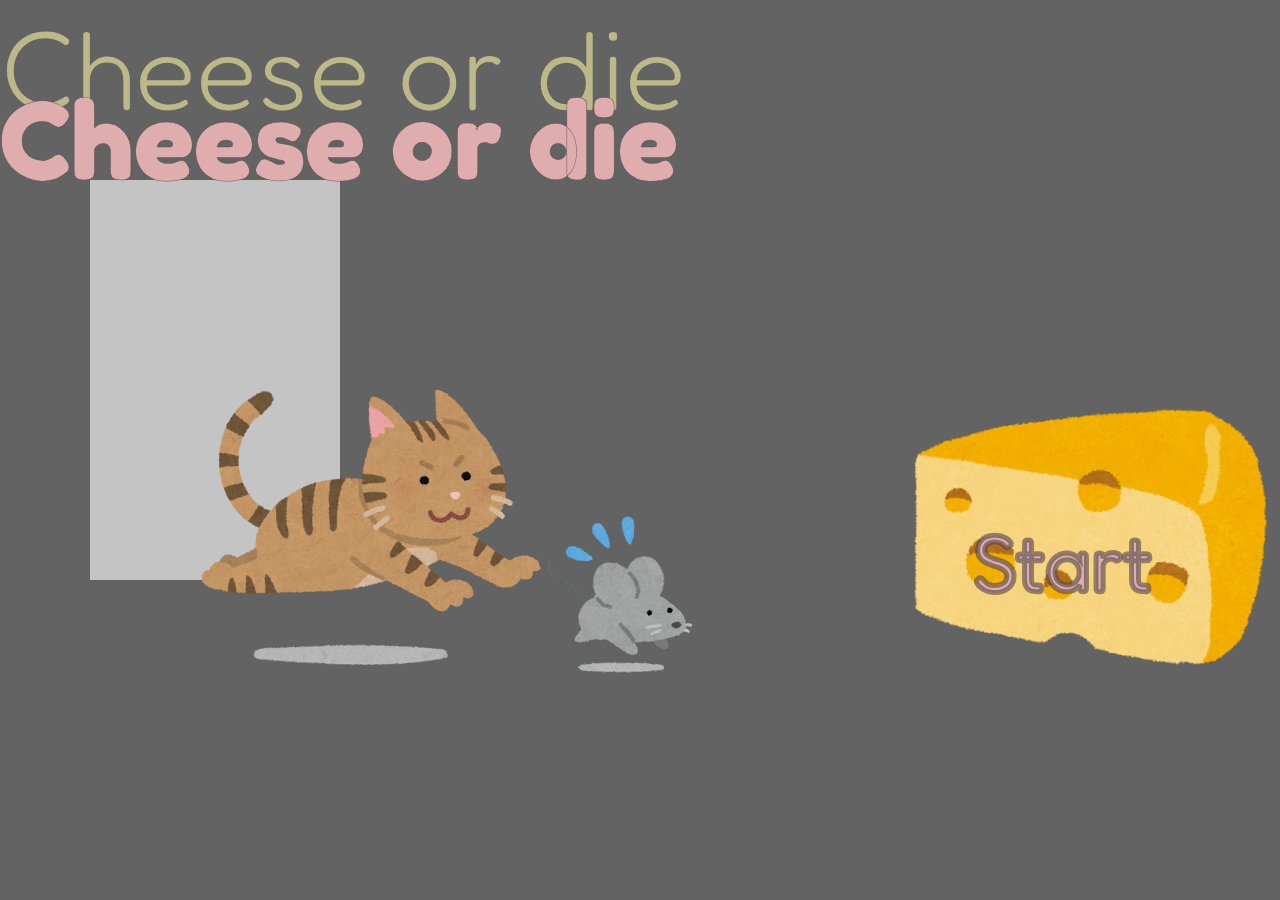
<file: index.html>
<!DOCTYPE html>
<html lang="en">
<head>

  <link rel="shortcut icon" href="favicon.ico" type="image/x-icon">
  <meta charset="UTF-8">
  <meta http-equiv="X-UA-Compatible" content="IE=edge">
  <meta name="viewport" content="width=device-width, initial-scale=1.0">

  <link rel="stylesheet" href="./style.css">
  <link rel="preconnect" href="https://fonts.gstatic.com">
  <link href="https://fonts.googleapis.com/css2?family=Fredoka+One&display=swap" rel="stylesheet">


  <title>cheese or die!</title>
</head>
<body>

<section id="landingPage">

  <h1 class="yellowfont">Cheese or die</h1>
  <h1 class="pinkfont">Cheese or die</h1>

  
  <section class='door'>
  
  <img class="chaisingcat_mouse bounce-in-top" src="./image/cat_nezumi_oikakeru.png" alt="chasingcat and mouse"></section>


<a id='start_button' href="./selection.html"><img src="./image/kunsei_cheese.png" alt=""> <span>Start</span> </a>

  
</section>
<embed name="mousetheme" src="./music/partysouris.mp3" loop="true" hidden="true" autostart="true" >   

</body>
</html>
</file>
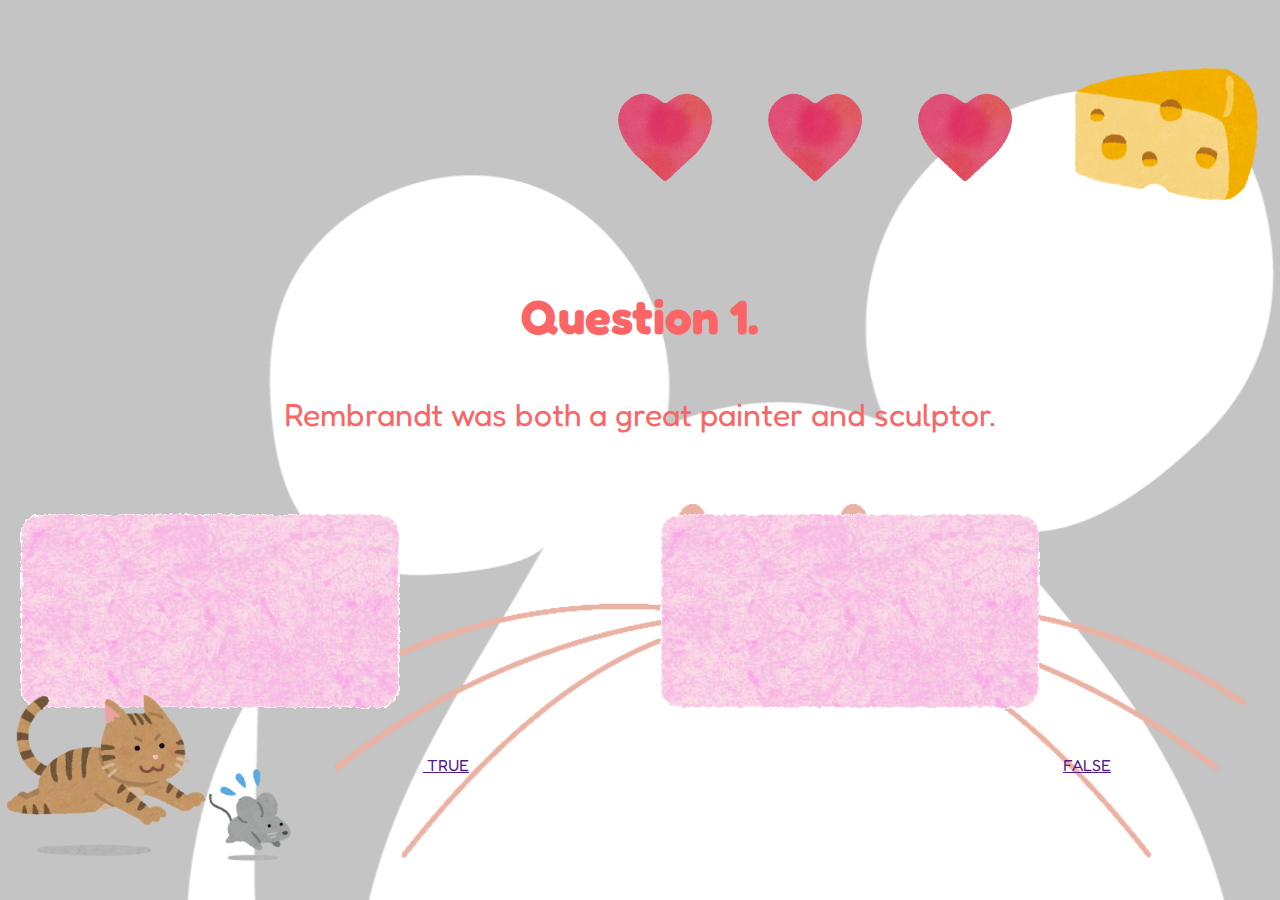
<file: quiz.html>
<!DOCTYPE html>
<html lang="en">
<head>
  <meta charset="UTF-8">
  <meta http-equiv="X-UA-Compatible" content="IE=edge">
  <meta name="viewport" content="width=device-width, initial-scale=1.0">

  <link rel="stylesheet" href="./stylequiz.css">
  <script type="module" src="./quizNormal.js"></script>

  <link rel="preconnect" href="https://fonts.gstatic.com">
  <link href="https://fonts.googleapis.com/css2?family=Fredoka+One&display=swap" rel="stylesheet">


  <title>cheese or die!</title>
</head>
<body>

<section id="quiz_wrapper">

<div id='pointsante'> 
  <img src="./image/heart_blur.png" alt="" class="active">
  <img src="./image/heart_blur.png" alt="" class="active">
  <img src="./image/heart_blur.png" alt="" class="active">
  <img class="timer" src="./image/kunsei_cheese.png" alt=""> 
</div>

<div id="quiz_container">

  <div id="question_wrapper">
    <h2 class="numOfQ"></h2>
    <p class="question"></p>
</div>

<h2 id="result" ></h2>


<div class="selection_container">
  <a class="button" id="true_button" href=""><img class='pinkicon' src="./image/pink_icon.png" alt=""> <span>TRUE</span> </a> 
  <a class="button" id="false_button" href=""><img class='pinkicon' src="./image/pink_icon.png" alt=""><span>FALSE</span></a> 
</div>


<img id="chasingcat" src="./image/cat_nezumi_oikakeru.png" alt="mouse_advance">
</section>

</div>


</body>
</html>
</file>
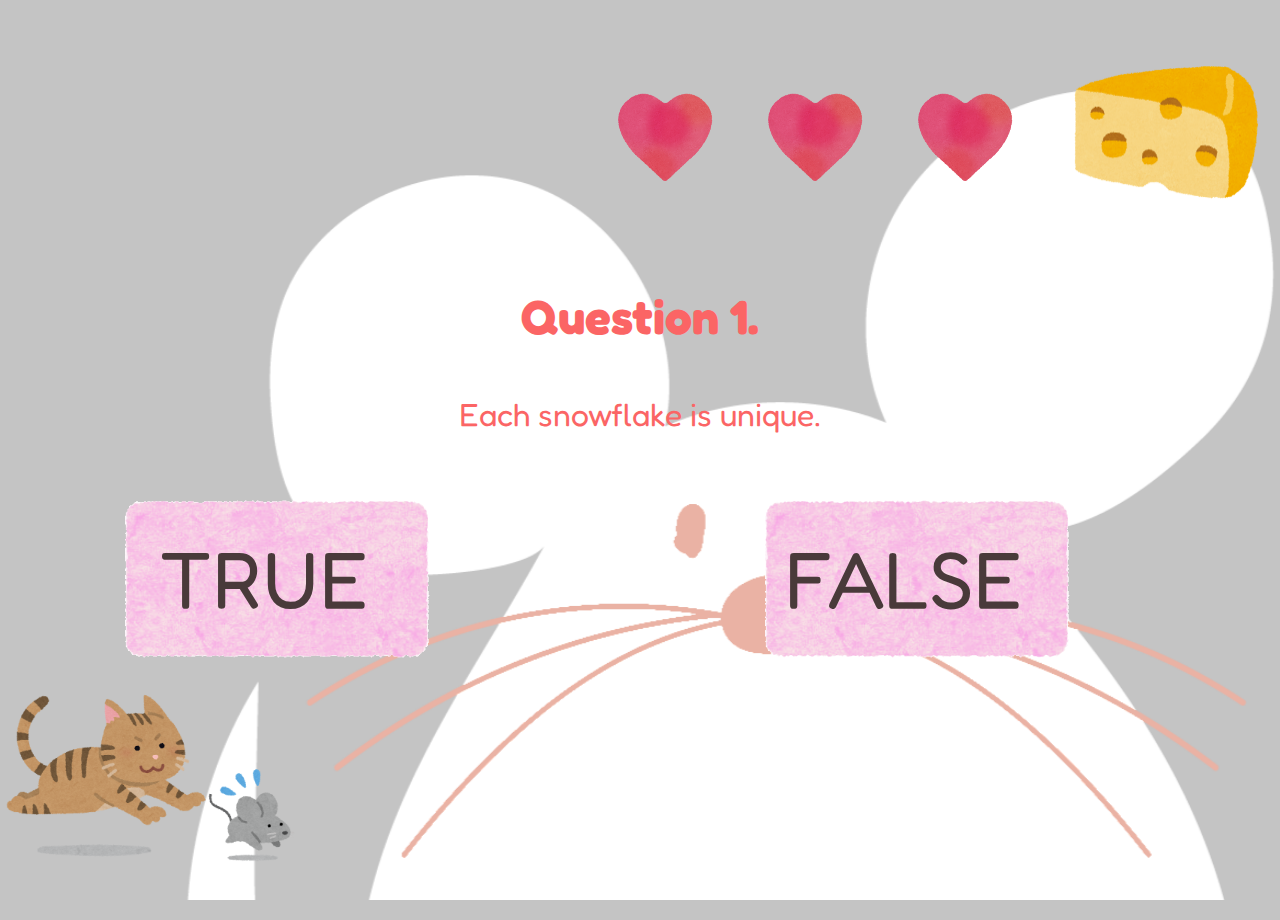
<file: quizEasy.html>
<!DOCTYPE html>
<html lang="en">
<head>
  <meta charset="UTF-8">
  <meta http-equiv="X-UA-Compatible" content="IE=edge">
  <meta name="viewport" content="width=device-width, initial-scale=1.0">

  <link rel="stylesheet" href="./stylequiz.css">
  <script type="module" src="./quizEasy.js"></script>

  <link rel="preconnect" href="https://fonts.gstatic.com">
  <link href="https://fonts.googleapis.com/css2?family=Fredoka+One&display=swap" rel="stylesheet">


  <title>cheese or die!</title>
</head>
<body>

<section id="quiz_wrapper">

<div id='pointsante'> 
  <img src="./image/heart_blur.png" alt="" class="active">
  <img src="./image/heart_blur.png" alt="" class="active">
  <img src="./image/heart_blur.png" alt="" class="active">
  <div class="countdown_wrapper"><img class="timer" src="./image/kunsei_cheese.png" alt=""> 
    <div id="countdown"></div></div>
  
</div>

<div id="quiz_container">

  <div id="question_wrapper">
    <h2 class="numOfQ"></h2>
    <p class="question"></p>
</div>

<h2 id="result" ></h2>


<div class="selection_container">
  
  <div class="button_container">  <img id="true_button" src="./image/pink_icon.png" alt=""> <span class="true_span">TRUE</span></div>


<div class="button_container"> <img id="false_button" src="./image/pink_icon.png" alt=""><span class="false_span">FALSE</span></div>
 
</div>



<img id="chasingcat" src="./image/cat_nezumi_oikakeru.png" alt="mouse_advance">
</section>


<embed name="selectMode" src=./music/LaidBack.mp3 loop="true" hidden="true" autostart="true">
</body>
</html>
</file>
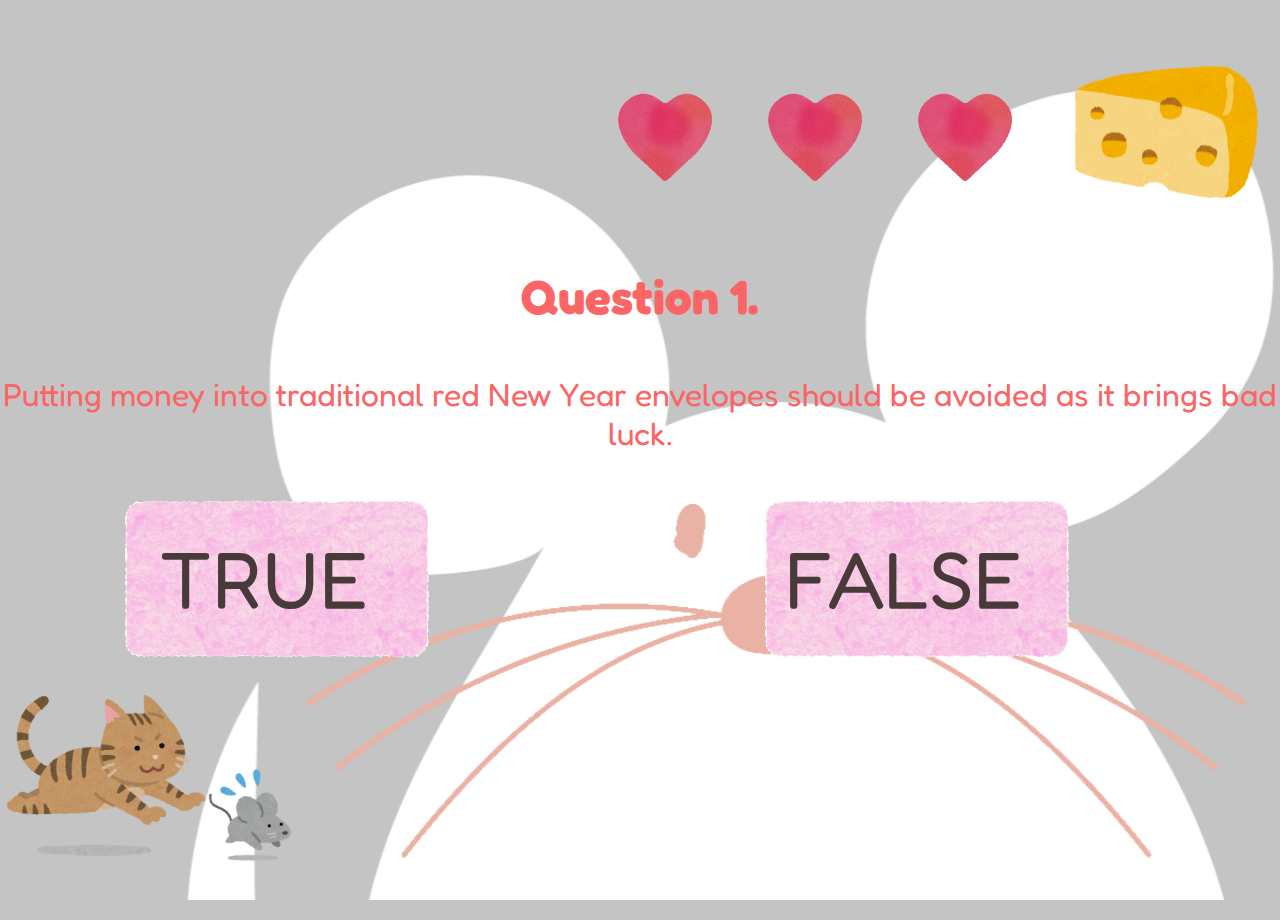
<file: quizHard.html>
<!DOCTYPE html>
<html lang="en">
<head>
  <meta charset="UTF-8">
  <meta http-equiv="X-UA-Compatible" content="IE=edge">
  <meta name="viewport" content="width=device-width, initial-scale=1.0">

  <link rel="stylesheet" href="./stylequiz.css">
  <script type="module" src="./quizHard.js"></script>

  <link rel="preconnect" href="https://fonts.gstatic.com">
  <link href="https://fonts.googleapis.com/css2?family=Fredoka+One&display=swap" rel="stylesheet">


  <title>cheese or die!</title>
</head>
<body>

<section id="quiz_wrapper">

<div id='pointsante'> 
  <img src="./image/heart_blur.png" alt="" class="active">
  <img src="./image/heart_blur.png" alt="" class="active">
  <img src="./image/heart_blur.png" alt="" class="active">
  <div class="countdown_wrapper"><img class="timer" src="./image/kunsei_cheese.png" alt=""> 
    <div id="countdown"></div></div>
  
</div>

<div id="quiz_container">

  <div id="question_wrapper">
    <h2 class="numOfQ"></h2>
    <p class="question"></p>
</div>

<h2 id="result" ></h2>


<div class="selection_container">
  
  <div class="button_container">  <img id="true_button" src="./image/pink_icon.png" alt=""> <span class="true_span">TRUE</span></div>


<div class="button_container"> <img id="false_button" src="./image/pink_icon.png" alt=""><span class="false_span">FALSE</span></div>
 
</div>



<img id="chasingcat" src="./image/cat_nezumi_oikakeru.png" alt="mouse_advance">
</section>


<embed name="selectMode" src=./music/LaidBack.mp3 loop="true" hidden="true" autostart="true">
</body>
</html>
</file>
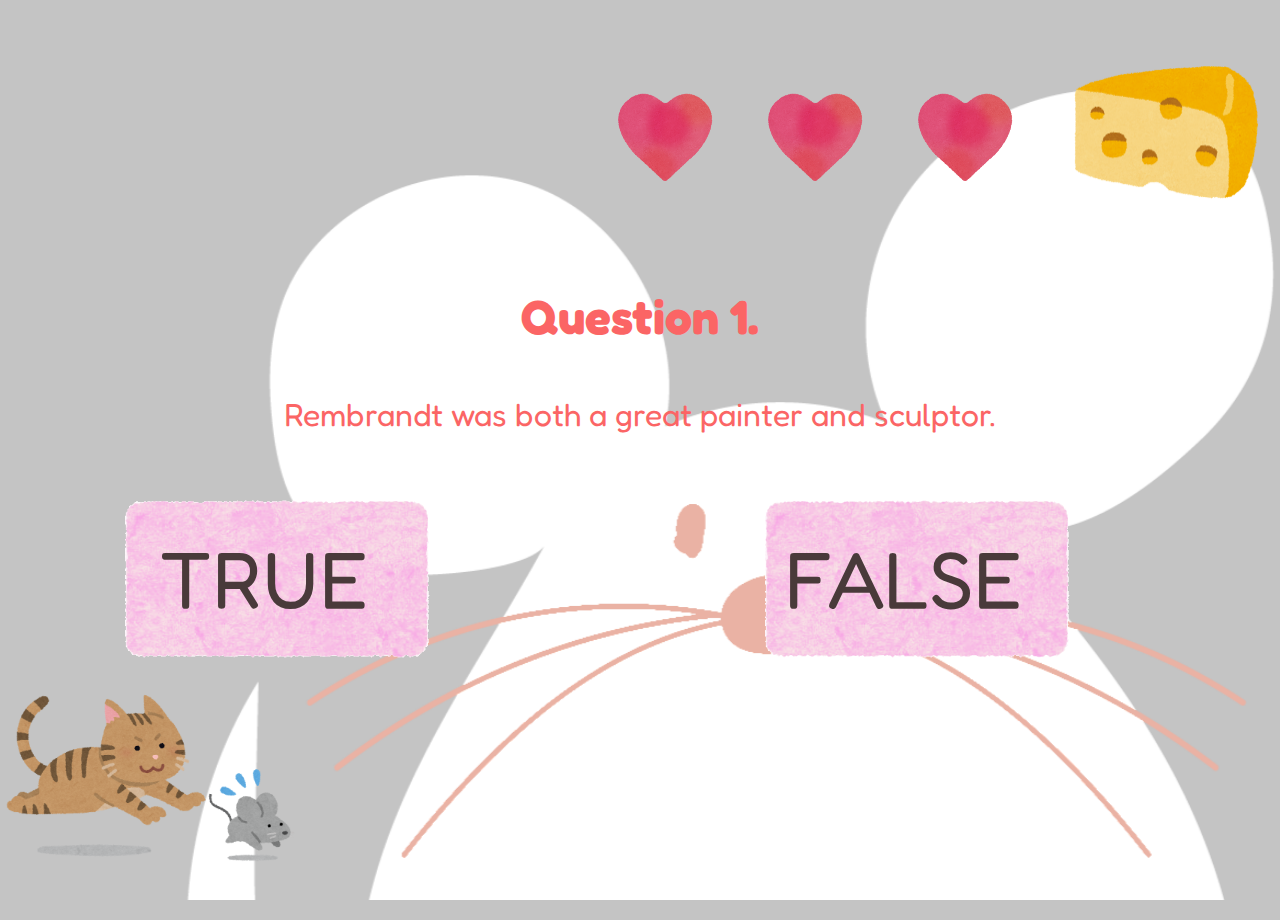
<file: quizNormal.html>
<!DOCTYPE html>
<html lang="en">
<head>
  <meta charset="UTF-8">
  <meta http-equiv="X-UA-Compatible" content="IE=edge">
  <meta name="viewport" content="width=device-width, initial-scale=1.0">

  <link rel="stylesheet" href="./stylequiz.css">
  <script type="module" src="./quizNormal.js"></script>

  <link rel="preconnect" href="https://fonts.gstatic.com">
  <link href="https://fonts.googleapis.com/css2?family=Fredoka+One&display=swap" rel="stylesheet">


  <title>cheese or die!</title>
</head>
<body>

<section id="quiz_wrapper">

<div id='pointsante'> 
  <img src="./image/heart_blur.png" alt="" class="active">
  <img src="./image/heart_blur.png" alt="" class="active">
  <img src="./image/heart_blur.png" alt="" class="active">
  <div class="countdown_wrapper"><img class="timer" src="./image/kunsei_cheese.png" alt=""> 
    <div id="countdown"></div></div>
  
</div>

<div id="quiz_container">

  <div id="question_wrapper">
    <h2 class="numOfQ"></h2>
    <p class="question"></p>
</div>

<h2 id="result" ></h2>


<div class="selection_container">
  
  <div class="button_container">  <img id="true_button" src="./image/pink_icon.png" alt=""> <span class="true_span">TRUE</span></div>


<div class="button_container"> <img id="false_button" src="./image/pink_icon.png" alt=""><span class="false_span">FALSE</span></div>
 
</div>



<img id="chasingcat" src="./image/cat_nezumi_oikakeru.png" alt="mouse_advance">
</section>


<embed name="selectMode" src=./music/LaidBack.mp3 loop="true" hidden="true" autostart="true">
</body>
</html>
</file>
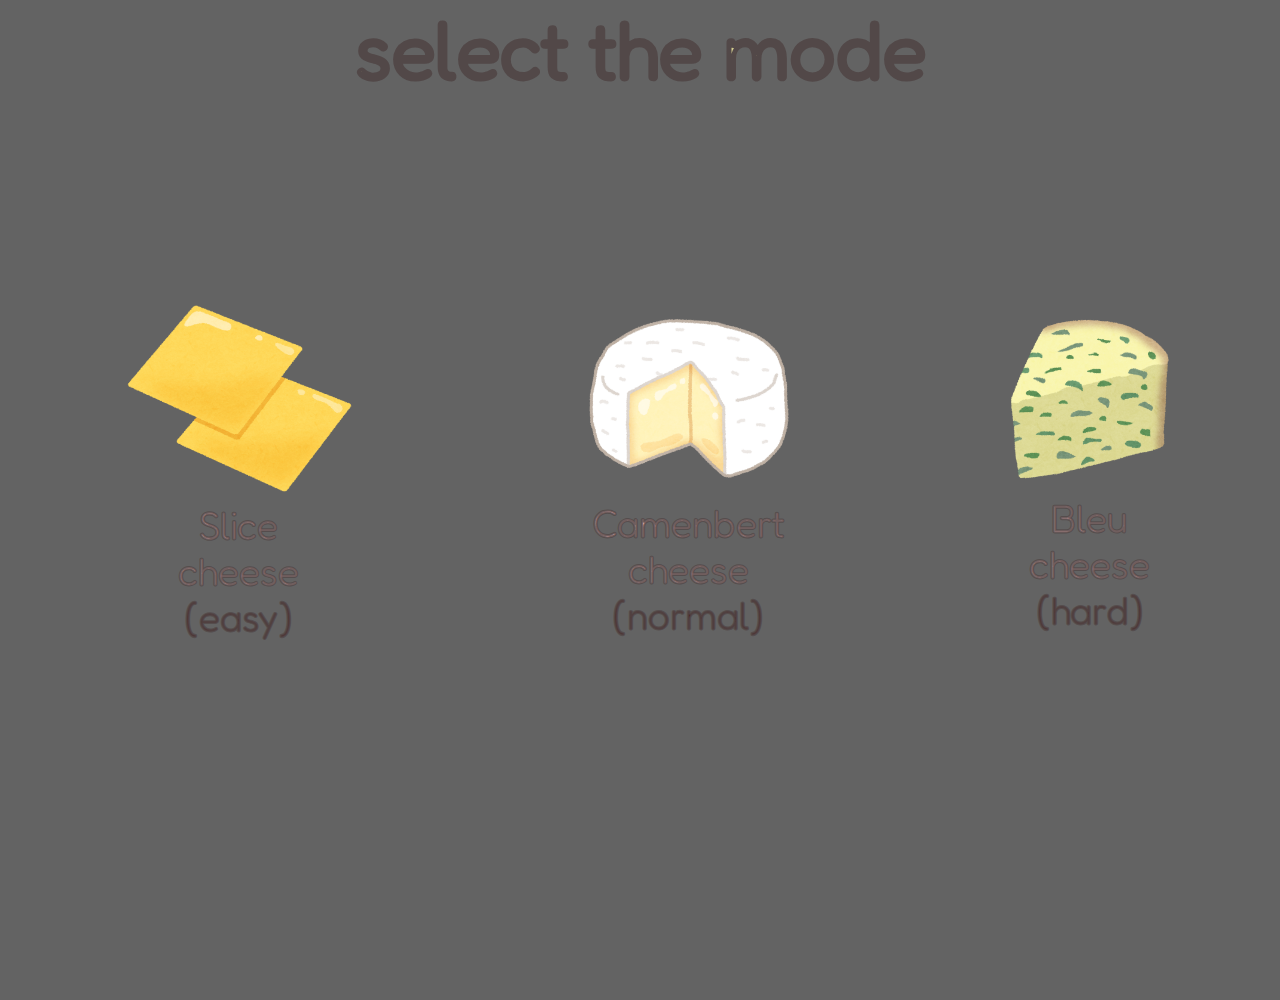
<file: selection.html>
<!DOCTYPE html>
<html lang="en">
<head>
  <meta charset="UTF-8">
  <meta http-equiv="X-UA-Compatible" content="IE=edge">

  <link rel="shortcut icon" href="favicon.ico" type="image/x-icon">

  <meta name="viewport" content="width=device-width, initial-scale=1.0">

  <link rel="stylesheet" href="./style.css">
<script type="module" src="./index.js"></script>

  <link rel="preconnect" href="https://fonts.gstatic.com">
  <link href="https://fonts.googleapis.com/css2?family=Fredoka+One&display=swap" rel="stylesheet">


  <title>cheese or die!</title>
</head>
<body>

<section id="selectpage">

  <h1 class="yellowfont_selectpage">select the mode</h1>


<section class="img_wrapper">

 
  <span data-next-step="quizEasy.html" class="img_container">
    <img  id='easyMode' data-sound="pika1" class="cheeseimg bounce-in-top" src="./image/cheese_slice.png" alt="">
  <h2>Slice <br>cheese<br><span>(easy)</span></h2>
  </span>

  <span data-next-step="quizNormal.html"  class="img_container">
    <img id='normalMode'  data-sound="pikachu2" class="cheeseimg bounce-in-top" src="./image/cheese_camembert.png" alt="">
  <h2>Camenbert<br> cheese<br><span>(normal)</span></h2>
  </span>

  <span data-next-step="quizHard.html"  class="img_container">
    <img id='hardMode' data-sound="pikapika3"  class="cheeseimg bounce-in-top" src="./image/cheese_blue.png" alt="">
  <h2>Bleu<br> cheese<br><span>(hard)</span> </h2>
  </span>
  
</section>


</section>

</body>
</html>
</file>
<file: style.css>
*{
box-sizing: border-box;
padding: 0;
margin: 0;

}
body{
  font-family: 'Fredoka One', cursive;
  background:#636363 ;
  overflow: hidden;
}

#landingPage{
  width: 100%;
  height: 100%;
  position: relative;
 }

h1{
font-size: 7em;
padding-top: 0;
margin: 0;
z-index: 1;}



.yellowfont{
  position: absolute;
top: -12; left:30;
color: rgba(211, 205, 144, 0.8);
font-weight: lighter;

}

.pinkfont{
position: absolute;
top: 70px; left:30;
color:#DFADAD ;
-webkit-text-stroke: 0.5px rgba(82, 72, 72, 0.8);
}

/* Door and cat/mouse part */
.door{
background-color:#C4C4C4 ;
width: 250px;
height: 400px;
position: absolute;
top: 180px; left: 90px;
}





.chaisingcat_mouse{
width: 40vw;
  position: absolute;
top: 40%; left: 100px;
}

.bounce-in-top {
	-webkit-animation: bounce-in-top 2.1s both;
	        animation: bounce-in-top 3.1s both;
          
          
}
@-webkit-keyframes bounce-in-top {
  0% {
    -webkit-transform: translateY(-500px);
            transform: translateY(-500px);
    -webkit-animation-timing-function: ease-in;
            animation-timing-function: ease-in;
    opacity: 0;
  }
  38% {
    -webkit-transform: translateY(0);
            transform: translateY(0);
    -webkit-animation-timing-function: ease-out;
            animation-timing-function: ease-out;
    opacity: 1;
  }
  55% {
    -webkit-transform: translateY(-65px);
            transform: translateY(-65px);
    -webkit-animation-timing-function: ease-in;
            animation-timing-function: ease-in;
  }
  72% {
    -webkit-transform: translateY(0);
            transform: translateY(0);
    -webkit-animation-timing-function: ease-out;
            animation-timing-function: ease-out;
  }
  81% {
    -webkit-transform: translateY(-28px);
            transform: translateY(-28px);
    -webkit-animation-timing-function: ease-in;
            animation-timing-function: ease-in;
  }
  90% {
    -webkit-transform: translateY(0);
            transform: translateY(0);
    -webkit-animation-timing-function: ease-out;
            animation-timing-function: ease-out;
  }
  95% {
    -webkit-transform: translateY(-8px);
            transform: translateY(-8px);
    -webkit-animation-timing-function: ease-in;
            animation-timing-function: ease-in;
  }
  100% {
    -webkit-transform: translateY(0);
            transform: translateY(0);
    -webkit-animation-timing-function: ease-out;
            animation-timing-function: ease-out;
  }
}
@keyframes bounce-in-top {
  0% {
    -webkit-transform: translateY(-500px);
            transform: translateY(-500px);
    -webkit-animation-timing-function: ease-in;
            animation-timing-function: ease-in;
    opacity: 0;
  }
  38% {
    -webkit-transform: translateY(0);
            transform: translateY(0);
    -webkit-animation-timing-function: ease-out;
            animation-timing-function: ease-out;
    opacity: 1;
  }
  55% {
    -webkit-transform: translateY(-65px);
            transform: translateY(-65px);
    -webkit-animation-timing-function: ease-in;
            animation-timing-function: ease-in;
  }
  72% {
    -webkit-transform: translateY(0);
            transform: translateY(0);
    -webkit-animation-timing-function: ease-out;
            animation-timing-function: ease-out;
  }
  81% {
    -webkit-transform: translateY(-28px);
            transform: translateY(-28px);
    -webkit-animation-timing-function: ease-in;
            animation-timing-function: ease-in;
  }
  90% {
    -webkit-transform: translateY(0);
            transform: translateY(0);
    -webkit-animation-timing-function: ease-out;
            animation-timing-function: ease-out;
  }
  95% {
    -webkit-transform: translateY(-8px);
            transform: translateY(-8px);
    -webkit-animation-timing-function: ease-in;
            animation-timing-function: ease-in;
  }
  100% {
    -webkit-transform: translateY(0);
            transform: translateY(0);
    -webkit-animation-timing-function: ease-out;
            animation-timing-function: ease-out;
  }
}


#start_button{
  height: 161px;
  text-align: center;
padding-right: 0px;
position: absolute; 
right: 0; top:400px;
z-index: 0;
}
#start_button img{
  width: 30vw;
}

#start_button span{
z-index: 0;
position: absolute;
top: 70%;
left: 20%;
}

#start_button:hover{
  width: 35vw;
}


a{
  color:#DFADAD ;
  text-decoration: none;
  font-size: 5em;
  -webkit-text-stroke: 5px rgba(82, 72, 72, 0.6);
}
a:hover{

  color: rgba(211, 205, 144, 0.9) ;
  text-decoration: none;
  font-size: 5.5em;
}


/* select page CSS */

#selectpage{
  height: 1000px;
  background-color:#636363 ;
}

.yellowfont_selectpage{
  text-align: center;
  color: rgba(211, 205, 144, 1);
  font-weight: lighter;
  font-size: 5em;
  -webkit-text-stroke: 5px rgba(82, 72, 72, 1);
  margin-bottom: 200px;
}

.img_wrapper{
  display: flex;
  justify-content: center;
  align-items: center;
  
}

.img_container{
  display: flex;
  flex-direction: column;
  align-items: center;

}

.img_container h2{
  color: #DFADAD;
  display: inline-block;
  font-size: 3vw;
  text-align: center;
  font-weight: lighter;
  -webkit-text-stroke: 2px rgba(82, 72, 72, 0.8);
}

.img_container span{
  color: #4b2525;
}

.img_container img{
  width: 50%;

}
.img_container img:hover{
  width: 60%;
}
</file>
<file: stylequiz.css>
*{
  box-sizing: border-box;
  padding: 0;
  margin: 0;
  
  }


  body{
    font-family: 'Fredoka One', cursive;
    /* overflow: hidden; */
    background-color: #C4C4C4;
    overflow: hidden;
  }
  
  #quiz_wrapper{
    background:url(./image/nezumiwithbackground.png);
    margin: 0 auto;
    background-repeat: no-repeat;
    background-size: 1500px;
    height: 100vh;
  }

  #pointsante{
    width:100%;
    height: 30vh;
    display: flex;
    justify-content: flex-end;
    align-items: center;
  }

.active{
  width: 100px;
  height: 100px;
  margin-right: 50px;
}


.countdown_wrapper{
  position: relative;
  text-align: center;
}
#countdown{
  position: absolute;
  top: 20px; left: 55px;
  font-size: 50px;
}

.timer{
  width: 200px;
  margin-right: 15px;
}


  #question_wrapper{
    height: 20vh;
    display: flex;
    justify-content: center;
    flex-direction: column;
   align-items: center;

  }
.numOfQ{
  color:#FB6565 ;
  font-size: 300%;
  padding-bottom:50px ;
}

.question{
  color:#FB6565 ;
  font-size: 200%;
  text-align: center;
}

.selection_container{
  display: flex;
  justify-content: space-around;
position: relative ;
height: 150px;
}


  .button_container{
    position:relative;
    text-decoration: none;
    color:  rgb(73, 58, 58);
  }

  #true_button{
    width: 80%;
  }

  #false_button{
    width: 80%;
  }
  #true_button:hover{
width: 85%;
  }

  #false_button:hover{
  width: 85%;
  }

.true_span{
  position: absolute;
 top: 80px; left: 50px;
  font-size: 80px;
  
}



  .false_span{
    position: absolute;
    top: 80px;
    left: 35px;
    font-size: 80px;
    
  }

 

 

#chasingcat{
  width: 300px;
  position:absolute;
  bottom: 5px;
}


/* JS innerText part */

#result{
  text-align: center;
  font-size: 65px;
  color: #FB6565;
  -webkit-text-stroke:1px rgba(82, 72, 72, 0.8);
}

.youAreLost{
  text-align: center;
  font-size: 70px;
  color: #D3CD90;
  -webkit-text-stroke:1px rgba(82, 72, 72, 0.8);
}
.return_top_continer{
  position: relative;  
}
.catEatsMouse{
  width: 100%;
  
}


.bounce-in-top {
	-webkit-animation: bounce-in-top 2.1s both;
	        animation: bounce-in-top 3.1s both;
          
          
}
@-webkit-keyframes bounce-in-top {
  0% {
    -webkit-transform: translateY(-500px);
            transform: translateY(-500px);
    -webkit-animation-timing-function: ease-in;
            animation-timing-function: ease-in;
    opacity: 0;
  }
  38% {
    -webkit-transform: translateY(0);
            transform: translateY(0);
    -webkit-animation-timing-function: ease-out;
            animation-timing-function: ease-out;
    opacity: 1;
  }
  55% {
    -webkit-transform: translateY(-65px);
            transform: translateY(-65px);
    -webkit-animation-timing-function: ease-in;
            animation-timing-function: ease-in;
  }
  72% {
    -webkit-transform: translateY(0);
            transform: translateY(0);
    -webkit-animation-timing-function: ease-out;
            animation-timing-function: ease-out;
  }
  81% {
    -webkit-transform: translateY(-28px);
            transform: translateY(-28px);
    -webkit-animation-timing-function: ease-in;
            animation-timing-function: ease-in;
  }
  90% {
    -webkit-transform: translateY(0);
            transform: translateY(0);
    -webkit-animation-timing-function: ease-out;
            animation-timing-function: ease-out;
  }
  95% {
    -webkit-transform: translateY(-8px);
            transform: translateY(-8px);
    -webkit-animation-timing-function: ease-in;
            animation-timing-function: ease-in;
  }
  100% {
    -webkit-transform: translateY(0);
            transform: translateY(0);
    -webkit-animation-timing-function: ease-out;
            animation-timing-function: ease-out;
  }
}
@keyframes bounce-in-top {
  0% {
    -webkit-transform: translateY(-500px);
            transform: translateY(-500px);
    -webkit-animation-timing-function: ease-in;
            animation-timing-function: ease-in;
    opacity: 0;
  }
  38% {
    -webkit-transform: translateY(0);
            transform: translateY(0);
    -webkit-animation-timing-function: ease-out;
            animation-timing-function: ease-out;
    opacity: 1;
  }
  55% {
    -webkit-transform: translateY(-65px);
            transform: translateY(-65px);
    -webkit-animation-timing-function: ease-in;
            animation-timing-function: ease-in;
  }
  72% {
    -webkit-transform: translateY(0);
            transform: translateY(0);
    -webkit-animation-timing-function: ease-out;
            animation-timing-function: ease-out;
  }
  81% {
    -webkit-transform: translateY(-28px);
            transform: translateY(-28px);
    -webkit-animation-timing-function: ease-in;
            animation-timing-function: ease-in;
  }
  90% {
    -webkit-transform: translateY(0);
            transform: translateY(0);
    -webkit-animation-timing-function: ease-out;
            animation-timing-function: ease-out;
  }
  95% {
    -webkit-transform: translateY(-8px);
            transform: translateY(-8px);
    -webkit-animation-timing-function: ease-in;
            animation-timing-function: ease-in;
  }
  100% {
    -webkit-transform: translateY(0);
            transform: translateY(0);
    -webkit-animation-timing-function: ease-out;
            animation-timing-function: ease-out;
  }
}


#Retry_button{
  position: absolute;
 bottom: 180px; right: 0;
  z-index: 0;
  text-decoration: none;
  color: #FB6565;
  text-align: center;

}

#Retry_button:hover{
  width: 30%;
}

.Retry_img{
  width: 80%;
}

.retry_text{
  position: absolute;
  top: 100px; left: 20%;
  font-size: 5em;
  -webkit-text-stroke:1px rgba(82, 72, 72, 0.8);
}

.youAreWin{
  text-align: center;
  font-size: 80px;
  color: #D3CD90;
  font-weight: lighter;
  -webkit-text-stroke:3px rgba(82, 72, 72, 0.8);
}

.orderPage{
  display: flex;
  flex-direction: column;
  align-items: center;
}
.orderPage h2{
  color: #FB6565;
  -webkit-text-stroke:2px rgba(82, 72, 72, 0.8);
  font-size: 50px;
}

.MouseEatsCheese{
  width: 30vw;
}

#return_top{
  width: 300px;
  position: absolute;
  bottom:0; right: 0;
   z-index: 0;
   text-decoration: none;
   color: #FB6565;
   text-align: center;
}

#return_top img{
  width: 80%;
}
#return_top img:hover{
width: 85%;
}

#return_top span{
  position: absolute;
  top: 60px; left: 30%;
  font-size: 4em;
  -webkit-text-stroke:1px rgba(82, 72, 72, 0.8);
}
</file>
